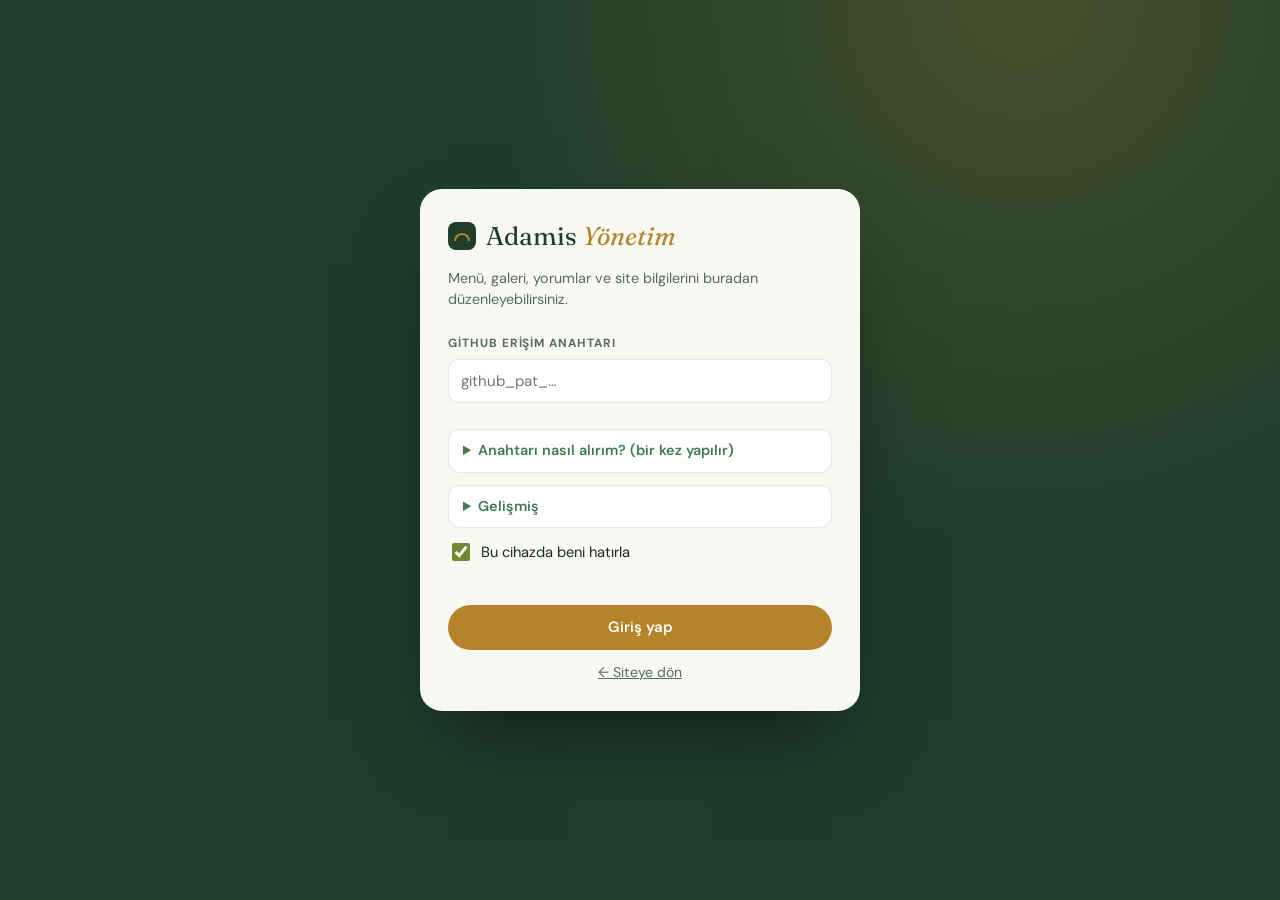
<file: admin.html>
<!doctype html>
<html lang="tr">
<head>
  <meta charset="utf-8">
  <meta name="viewport" content="width=device-width, initial-scale=1, viewport-fit=cover">
  <title>Adamis Yönetim</title>
  <meta name="robots" content="noindex, nofollow">
  <meta name="theme-color" content="#123447">
  <link rel="icon" href="data:image/svg+xml,%3Csvg xmlns='http://www.w3.org/2000/svg' viewBox='0 0 64 64'%3E%3Crect width='64' height='64' rx='14' fill='%23123447'/%3E%3Cpath d='M14 46a18 18 0 0 1 36 0' fill='none' stroke='%23e0703a' stroke-width='5'/%3E%3Cpath d='M10 50h44' stroke='%23f4ede2' stroke-width='4'/%3E%3C/svg%3E">
  <link rel="preconnect" href="https://fonts.googleapis.com">
  <link rel="preconnect" href="https://fonts.gstatic.com" crossorigin>
  <link href="https://fonts.googleapis.com/css2?family=DM+Sans:opsz,wght@9..40,400;9..40,500;9..40,700&family=Fraunces:opsz,wght@9..144,400;9..144,600&display=swap" rel="stylesheet">
  <link rel="stylesheet" href="css/admin.css">
</head>
<body>
  <div id="app"><p class="boot">Yönetim paneli yükleniyor…</p></div>
  <div class="toasts" id="toasts" aria-live="polite"></div>
  <script src="js/i18n.js"></script>
  <script src="js/admin.js"></script>
</body>
</html>
</file>
<file: css/admin.css>
/* Cunda Adamis — yönetim paneli */
:root {
  --navy: #1f3d2b; --navy-2: #142a1d; --sea: #3f7a52; --stone: #eaf0e1; --cream: #f7f9f2;
  --sunset: #b5832a; --sunset-2: #94691c; --olive: #6f8a2e; --ink: #1c2a20; --muted: #5a6b5e;
  --line: rgba(31, 61, 43, .12); --danger: #b3261e;
  --serif: "Fraunces", Georgia, serif; --sans: "DM Sans", system-ui, -apple-system, "Segoe UI", sans-serif;
}
*, *::before, *::after { box-sizing: border-box; }
body { margin: 0; font-family: var(--sans); font-size: 15px; line-height: 1.5; color: var(--ink); background: var(--stone); -webkit-font-smoothing: antialiased; }
button, input, select, textarea { font: inherit; color: inherit; }
img { display: block; max-width: 100%; }
a { color: var(--sea); }
.boot { padding: 80px 20px; text-align: center; color: var(--muted); }
.muted { color: var(--muted); font-size: .9rem; margin: 0 0 12px; }
code { background: var(--stone); padding: 1px 6px; border-radius: 6px; font-size: .9em; }

/* Butonlar */
.btn {
  display: inline-flex; align-items: center; justify-content: center; gap: 6px; padding: 10px 18px; border-radius: 999px;
  border: 1.5px solid transparent; background: var(--navy); color: #fff; font-weight: 600; cursor: pointer; text-decoration: none;
  transition: background-color .2s, transform .2s, border-color .2s;
}
.btn:hover { transform: translateY(-1px); }
.btn:disabled { opacity: .6; cursor: wait; transform: none; }
.btn--sm { padding: 7px 14px; font-size: .86rem; }
.btn--block { width: 100%; }
.btn--sunset { background: var(--sunset); }
.btn--sunset:hover { background: var(--sunset-2); }
.btn--ghost { background: #fff; color: var(--navy); border-color: var(--line); }
.btn--ghost:hover { border-color: var(--navy); }
.btn--ghost-l { background: transparent; color: #fff; border-color: rgba(255, 255, 255, .35); }
.btn--ghost-l:hover { background: rgba(255, 255, 255, .1); }
.btn--danger { background: #fff; color: var(--danger); border-color: rgba(179, 38, 30, .35); }
.btn--danger:hover { background: var(--danger); color: #fff; }
.btn--add { width: 100%; margin-top: 12px; background: transparent; color: var(--sea); border: 1.5px dashed rgba(44, 108, 140, .45); border-radius: 14px; padding: 12px; }
.btn--add:hover { background: #eef5f8; }
.ibtn { width: 34px; height: 34px; border-radius: 10px; border: 1px solid var(--line); background: #fff; cursor: pointer; font-size: .95rem; }
.ibtn:hover { border-color: var(--navy); }
.ibtn--del:hover { border-color: var(--danger); background: #fdecea; }
.tools { display: flex; gap: 6px; align-items: center; justify-content: flex-end; margin-top: 10px; }
.tools--wide { justify-content: flex-start; flex-wrap: wrap; }

/* Marka */
.brand { display: flex; align-items: center; gap: 10px; font-family: var(--serif); font-size: 1.3rem; }
.brand em { font-style: italic; color: var(--sunset); }
.brand__mark { width: 28px; height: 28px; border-radius: 8px; background: var(--navy); position: relative; flex: none; }
.brand__mark::after { content: ""; position: absolute; left: 6px; right: 6px; bottom: 9px; height: 8px; border: 2.5px solid var(--sunset); border-bottom: 0; border-radius: 10px 10px 0 0; }

/* Giriş */
.login { min-height: 100vh; display: grid; place-items: center; padding: 20px; background: radial-gradient(circle at 80% 0%, rgba(181, 131, 42, .25), transparent 40%), var(--navy); }
.login__box { width: min(440px, 100%); background: var(--cream); border-radius: 22px; padding: 28px; box-shadow: 0 40px 80px -30px rgba(0, 0, 0, .6); display: grid; gap: 12px; }
.login__box .brand { font-size: 1.6rem; color: var(--navy); }
.login__err { color: var(--danger); font-size: .88rem; min-height: 1.2em; margin: 0; }
.login__back { text-align: center; font-size: .88rem; color: var(--muted); }
.help { background: #fff; border: 1px solid var(--line); border-radius: 12px; padding: 10px 14px; font-size: .9rem; }
.help summary { cursor: pointer; font-weight: 600; color: var(--sea); }
.help ol { padding-left: 20px; margin: 10px 0; display: grid; gap: 6px; }

/* Yerleşim */
.top { position: sticky; top: 0; z-index: 20; display: flex; align-items: center; justify-content: space-between; gap: 12px; padding: 12px 20px; background: var(--navy); color: #fff; }
.top__r { display: flex; gap: 8px; }
.layout { display: grid; grid-template-columns: 230px 1fr; max-width: 1200px; margin: 0 auto; gap: 24px; padding: 20px 20px 120px; }
.side { position: sticky; top: 76px; align-self: start; display: grid; gap: 4px; }
.side__b { display: flex; align-items: center; gap: 10px; padding: 10px 14px; border-radius: 12px; border: 0; background: transparent; text-align: left; cursor: pointer; font-weight: 500; color: var(--ink); }
.side__b:hover { background: rgba(255, 255, 255, .7); }
.side__b.is-on { background: var(--navy); color: #fff; }
.side__i { width: 22px; text-align: center; }
.main { min-width: 0; }
.main__t { font-family: var(--serif); font-weight: 400; font-size: 1.9rem; color: var(--navy); margin: 4px 0 16px; }

/* Kartlar ve alanlar */
.card { background: #fff; border-radius: 18px; padding: 20px; margin-bottom: 16px; border: 1px solid var(--line); box-shadow: 0 10px 24px -20px rgba(31, 61, 43, .5); }
.card__t { font-family: var(--serif); font-weight: 600; font-size: 1.2rem; color: var(--navy); margin: 0 0 14px; }
.f { display: grid; gap: 6px; margin-bottom: 14px; min-width: 0; }
.f__l { font-size: .74rem; font-weight: 700; letter-spacing: .08em; text-transform: uppercase; color: var(--muted); }
.f__h { font-size: .8rem; color: var(--muted); }
input[type="text"], input[type="number"], input[type="time"], input[type="password"], select, textarea {
  width: 100%; padding: 10px 12px; border-radius: 10px; border: 1.5px solid var(--line); background: #fff; min-height: 42px;
  transition: border-color .2s, box-shadow .2s;
}
textarea { resize: vertical; line-height: 1.45; }
input:focus, select:focus, textarea:focus { outline: none; border-color: var(--sunset); box-shadow: 0 0 0 3px rgba(181, 131, 42, .15); }
.bi { display: grid; grid-template-columns: 1fr 1fr; gap: 8px; }
.bi__col { position: relative; }
.bi__col input, .bi__col textarea { padding-left: 44px; }
.lang { position: absolute; left: 8px; top: 9px; font-size: .64rem; font-weight: 700; letter-spacing: .06em; padding: 3px 6px; border-radius: 6px; background: var(--stone); color: var(--navy); }
.lang--en { background: #e3eedf; color: var(--sea); }
.grid2 { display: grid; grid-template-columns: 1fr 1fr; gap: 0 14px; }
.grid3 { display: grid; grid-template-columns: 1fr 1fr 160px; gap: 0 14px; }
.check { display: flex; align-items: center; gap: 8px; font-size: .92rem; cursor: pointer; }
.check input { width: 18px; height: 18px; accent-color: var(--olive); }
.adv { margin-top: 4px; }
.adv summary { cursor: pointer; color: var(--sea); font-weight: 600; font-size: .88rem; margin-bottom: 10px; }
.stack { display: grid; gap: 12px; }

/* Görsel alanı */
.imgf__row { display: flex; flex-wrap: wrap; gap: 10px 14px; align-items: flex-start; }
.imgf__ctl .btn { white-space: nowrap; }
.imgf__thumb { width: 120px; height: 90px; object-fit: cover; border-radius: 12px; background: var(--stone); flex: none; border: 1px solid var(--line); }
.imgf__ctl { display: grid; gap: 8px; min-width: 150px; flex: 1; justify-items: start; }
.imgf__adv summary { cursor: pointer; font-size: .82rem; color: var(--muted); }
.imgf__adv input { margin-top: 6px; }

/* Menü */
.catbar { display: flex; flex-wrap: wrap; gap: 6px; align-items: center; margin-bottom: 16px; }
.catbar__sec { font-size: .7rem; font-weight: 700; letter-spacing: .16em; text-transform: uppercase; color: var(--olive); margin: 0 4px 0 8px; }
.catbar__sec:first-child { margin-left: 0; }
.catchip { display: inline-flex; align-items: center; gap: 6px; padding: 7px 12px; border-radius: 999px; border: 1px solid var(--line); background: #fff; cursor: pointer; font-weight: 500; }
.catchip small { font-size: .72rem; color: var(--muted); background: var(--stone); padding: 1px 7px; border-radius: 999px; }
.catchip.is-on { background: var(--sunset); color: #fff; border-color: var(--sunset); }
.catchip.is-on small { background: rgba(255, 255, 255, .25); color: #fff; }
.catchip--add { border-style: dashed; color: var(--sea); }
.catchip.is-hidden { opacity: .55; text-decoration: line-through; }
input[type="search"].msearch { width: 100%; padding: 12px 16px; border-radius: 999px; border: 1.5px solid var(--line); background: #fff; margin-bottom: 14px; min-height: 46px; }
.flags { display: flex; flex-wrap: wrap; gap: 8px 20px; margin-bottom: 14px; padding: 10px 12px; border-radius: 12px; background: var(--stone); }
.flag { flex: none; font-size: .7rem; font-weight: 700; padding: 2px 8px; border-radius: 999px; }
.flag--hidden { background: #e4e4e4; color: #555; }
.flag--out { background: #fdecea; color: var(--danger); }
.ibtn--out.is-on { background: #fdecea; border-color: var(--danger); color: var(--danger); }
.secs > summary { cursor: pointer; margin: 0; }
.secs[open] > summary { margin-bottom: 14px; }
.item__grid { display: grid; grid-template-columns: 240px 1fr; gap: 16px; }
.items { display: grid; gap: 8px; }
.irow { border: 1px solid var(--line); border-radius: 14px; background: #fff; overflow: hidden; }
.irow.is-open { border-color: rgba(181, 131, 42, .5); box-shadow: 0 10px 24px -18px rgba(181, 131, 42, .7); }
.irow__head { display: flex; align-items: center; gap: 8px; padding: 6px 8px 6px 6px; }
.irow__head .tools { margin: 0; }
.irow__main { flex: 1; display: flex; align-items: center; gap: 12px; border: 0; background: transparent; text-align: left; cursor: pointer; padding: 4px; min-width: 0; }
.irow__img { width: 52px; height: 52px; border-radius: 10px; object-fit: cover; background: var(--stone); flex: none; }
.irow__txt { display: grid; min-width: 0; }
.irow__txt strong { font-family: var(--serif); font-weight: 600; color: var(--navy); white-space: nowrap; overflow: hidden; text-overflow: ellipsis; }
.irow__txt small { color: var(--sunset); font-weight: 600; white-space: nowrap; overflow: hidden; text-overflow: ellipsis; }
.irow__chev { margin-left: auto; color: var(--muted); font-size: .9rem; padding: 0 6px; }
.item__ed { padding: 14px 16px 6px; border-top: 1px dashed var(--line); background: #fffdf9; }
.prow { display: grid; grid-template-columns: 1fr 120px auto; gap: 10px; align-items: end; }
.prow > .ibtn { margin-bottom: 18px; }
.prow > .tools { margin: 0 0 18px; }
.tags { display: flex; flex-wrap: wrap; gap: 8px; }
.tagc { display: inline-flex; align-items: center; gap: 6px; padding: 6px 12px; border: 1px solid var(--line); border-radius: 999px; cursor: pointer; font-size: .88rem; background: #fff; }
.tagc input { accent-color: var(--sunset); }
.tagc:has(input:checked) { border-color: var(--sunset); background: #fff3ec; }

/* Galeri ve etkinlik kartları */
.ggrid { display: grid; grid-template-columns: repeat(auto-fill, minmax(240px, 1fr)); gap: 14px; margin-top: 14px; }
.gcard { border: 1px solid var(--line); border-radius: 14px; overflow: hidden; background: #fff; display: flex; flex-direction: column; }
.gcard__img { aspect-ratio: 4 / 3; background: var(--stone); }
.gcard__img img { width: 100%; height: 100%; object-fit: cover; }
.gcard__body { padding: 12px; display: grid; gap: 4px; }
.gcard__body .btn { justify-self: start; margin-bottom: 8px; }
.gcard .bi { grid-template-columns: 1fr; }
.ecard { border: 1px solid var(--line); border-radius: 14px; padding: 14px; background: #fffdf9; }

/* Kaydet çubuğu */
.savebar {
  position: fixed; left: 50%; bottom: 18px; z-index: 30; display: flex; align-items: center; gap: 10px;
  padding: 8px 8px 8px 20px; border-radius: 999px; background: var(--navy); color: #fff; box-shadow: 0 20px 40px -14px rgba(12, 24, 16, .6);
  transform: translate(-50%, 140%); transition: transform .4s cubic-bezier(.2, .7, .2, 1); max-width: calc(100% - 24px);
}
.savebar.is-on { transform: translate(-50%, 0); }
.savebar__msg { font-size: .9rem; white-space: nowrap; }

/* Bildirimler */
.toasts { position: fixed; top: 76px; right: 16px; z-index: 50; display: grid; gap: 8px; max-width: min(380px, calc(100% - 32px)); }
.toast { padding: 12px 16px; border-radius: 12px; background: var(--navy); color: #fff; box-shadow: 0 14px 30px -14px rgba(0, 0, 0, .5); animation: tin .3s ease; font-size: .92rem; }
.toast.ok { background: #1f7a45; }
.toast.error { background: var(--danger); }
.toast.out { opacity: 0; transform: translateY(-6px); transition: all .4s ease; }
@keyframes tin { from { opacity: 0; transform: translateY(-8px); } }

/* Mobil */
@media (max-width: 860px) {
  .layout { grid-template-columns: 1fr; padding: 0 12px 120px; gap: 0; }
  .side { position: sticky; top: 58px; z-index: 15; display: flex; overflow-x: auto; gap: 4px; margin: 0 -12px; padding: 8px 12px; background: var(--stone); scrollbar-width: none; border-bottom: 1px solid var(--line); }
  .side::-webkit-scrollbar { display: none; }
  .side__b { flex: none; padding: 8px 12px; font-size: .88rem; background: #fff; }
  .main__t { font-size: 1.5rem; margin-top: 16px; }
  .top { padding: 10px 12px; }
  .brand { font-size: 1.1rem; }
  .item__grid, .grid2, .grid3 { grid-template-columns: 1fr; }
  .card { padding: 16px; border-radius: 16px; }
  .prow { grid-template-columns: 1fr 90px auto; }
}
@media (max-width: 560px) {
  .bi { grid-template-columns: 1fr; }
  .top__r .btn { padding: 6px 10px; font-size: .8rem; }
  .savebar { left: 12px; right: 12px; transform: translateY(140%); padding: 8px 8px 8px 14px; }
  .savebar.is-on { transform: none; }
  .savebar__msg { display: none; }
  .savebar .btn--sunset { flex: 1; }
  .prow { grid-template-columns: 1fr; }
  .prow > .ibtn, .prow > .tools { margin: 0 0 12px; justify-self: end; }
}
</file>
